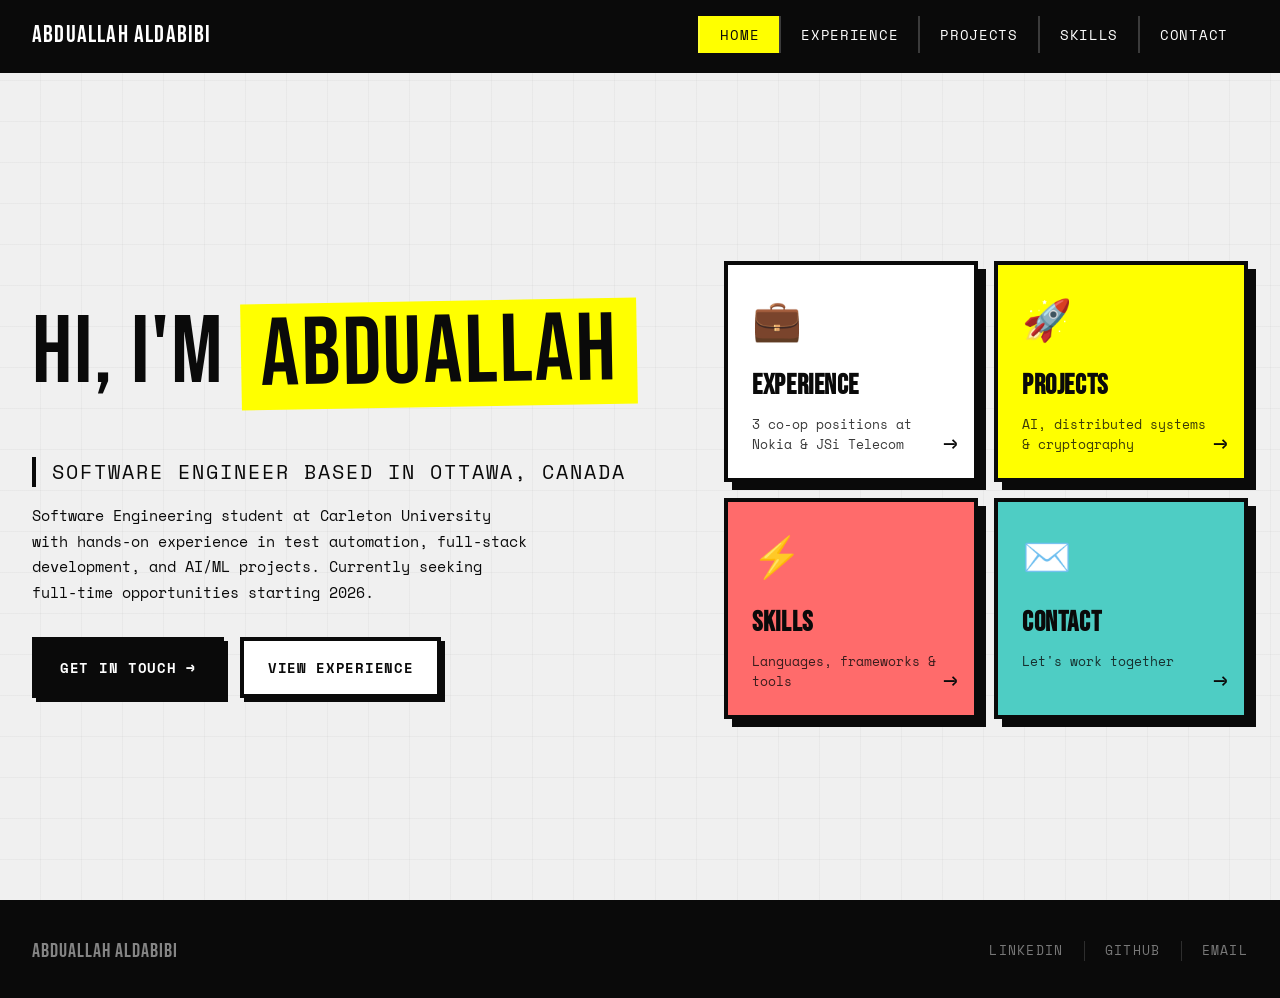
<file: index.html>
<!DOCTYPE html>
<html lang="en">

<head>
    <meta charset="UTF-8">
    <meta name="viewport" content="width=device-width, initial-scale=1.0">
    <meta name="description" content="Abduallah Aldabibi - Software Engineer">
    <title>Abduallah Aldabibi | Software Engineer</title>
    <link rel="preconnect" href="https://fonts.googleapis.com">
    <link rel="preconnect" href="https://fonts.gstatic.com" crossorigin>
    <link href="https://fonts.googleapis.com/css2?family=Inter:wght@400;500;600;700&display=swap" rel="stylesheet">
    <link rel="stylesheet" href="css/styles.css">
</head>

<body>
    <div class="page-container">
        <header class="header">
            <div class="container header-inner">
                <a href="index.html" class="logo">Abduallah Aldabibi<span class="logo-sub">Software Engineer</span></a>
                <nav>
                    <ul class="header-nav">
                        <li><a href="index.html" class="active">Home</a></li>
                        <li><a href="experience.html">Experience</a></li>
                        <li><a href="projects.html">Projects</a></li>
                        <li><a href="skills.html">Skills</a></li>
                        <li><a href="contact.html">Contact</a></li>
                    </ul>
                </nav>
            </div>
        </header>

        <main class="home-hero">
            <div class="container">
                <div class="hero-content">
                    <div class="hero-text">
                        <h1>Hi, I'm <span>Abduallah</span></h1>
                        <p class="subtitle">Software Engineer based in Ottawa, Canada</p>
                        <p class="description">Software Engineering student at Carleton University with hands-on
                            experience in test automation, full-stack development, and AI/ML projects. Currently seeking
                            full-time opportunities starting 2026.</p>
                        <div class="hero-cta">
                            <a href="contact.html" class="btn btn-primary">Get in Touch →</a>
                            <a href="experience.html" class="btn btn-secondary">View Experience</a>
                        </div>
                    </div>
                    <div class="nav-grid">
                        <a href="experience.html" class="nav-card">
                            <div class="nav-card-icon">💼</div>
                            <h3>Experience</h3>
                            <p>3 co-op positions at Nokia & JSi Telecom</p>
                            <span class="arrow">→</span>
                        </a>
                        <a href="projects.html" class="nav-card">
                            <div class="nav-card-icon">🚀</div>
                            <h3>Projects</h3>
                            <p>AI, distributed systems & cryptography</p>
                            <span class="arrow">→</span>
                        </a>
                        <a href="skills.html" class="nav-card">
                            <div class="nav-card-icon">⚡</div>
                            <h3>Skills</h3>
                            <p>Languages, frameworks & tools</p>
                            <span class="arrow">→</span>
                        </a>
                        <a href="contact.html" class="nav-card">
                            <div class="nav-card-icon">✉️</div>
                            <h3>Contact</h3>
                            <p>Let's work together</p>
                            <span class="arrow">→</span>
                        </a>
                    </div>
                </div>
            </div>
        </main>

        <footer class="footer">
            <div class="container footer-inner">
                <span class="footer-name">Abduallah Aldabibi</span>
                <div class="footer-links">
                    <a href="https://www.linkedin.com/in/abduallah-aldabibi-08032225b/" target="_blank" rel="noopener">LinkedIn</a>
                    <a href="https://github.com/Abduallah-Aldabibi" target="_blank" rel="noopener">GitHub</a>
                    <a href="mailto:Abduallahaldabibi@outlook.com">Email</a>
                </div>
            </div>
        </footer>
    </div>
    <script src="js/script.js"></script>
</body>

</html>
</file>
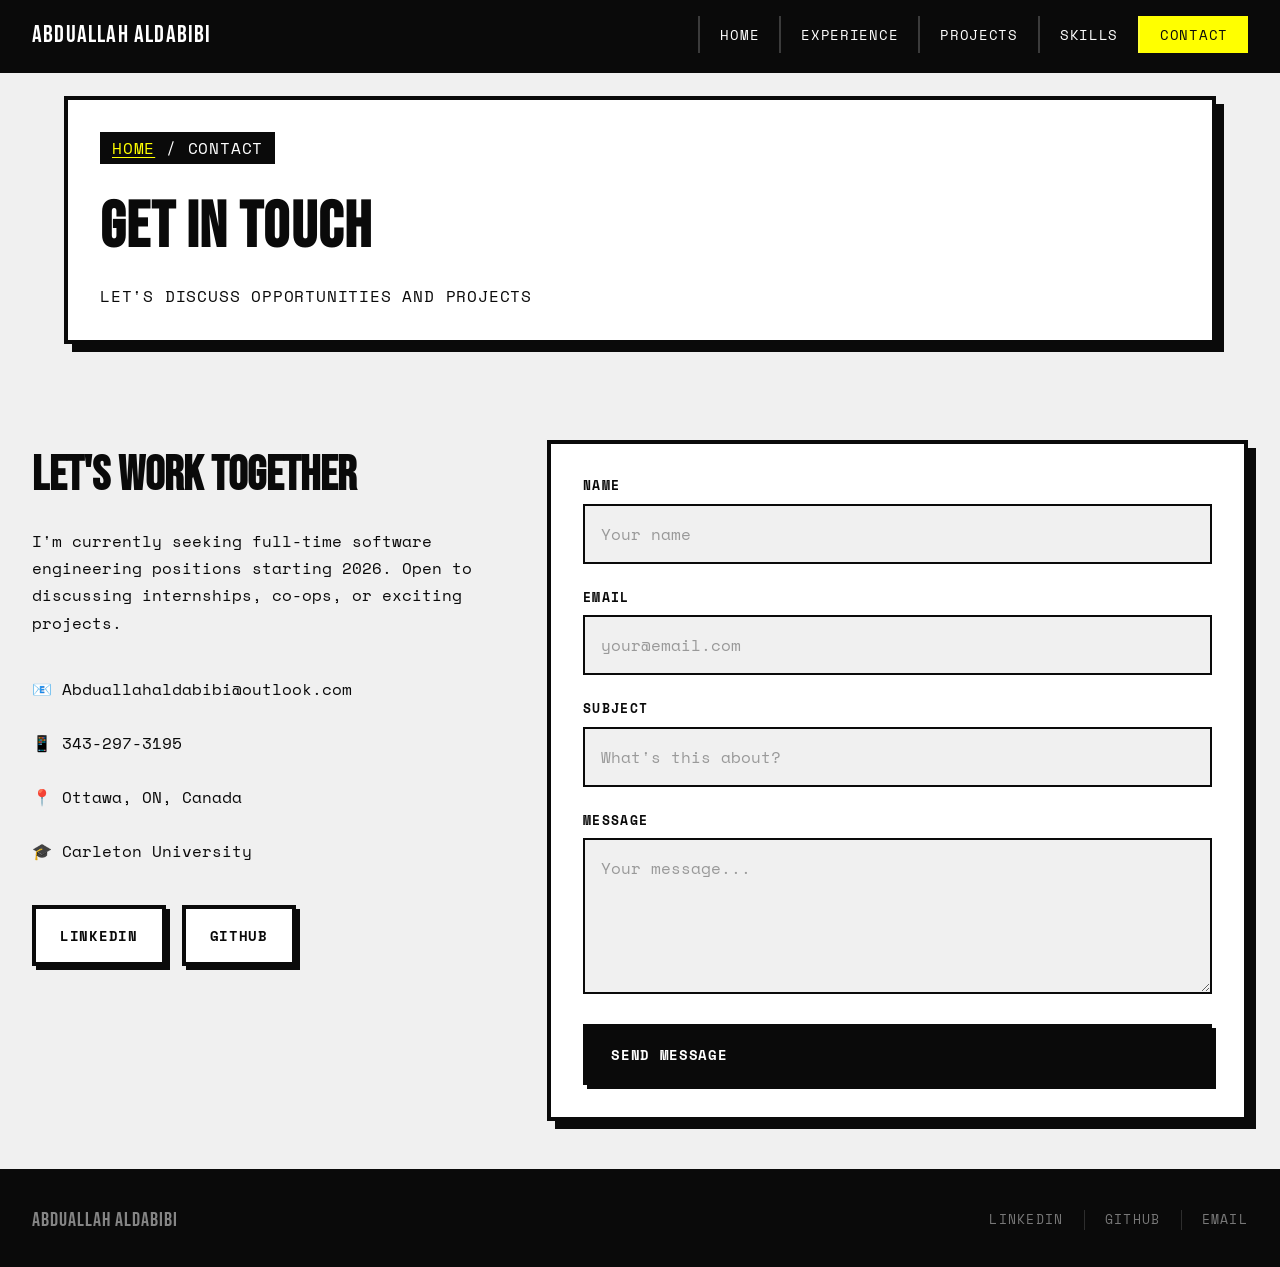
<file: contact.html>
<!DOCTYPE html>
<html lang="en">

<head>
    <meta charset="UTF-8">
    <meta name="viewport" content="width=device-width, initial-scale=1.0">
    <meta name="description" content="Abduallah Aldabibi - Contact">
    <title>Contact | Abduallah Aldabibi</title>
    <link rel="preconnect" href="https://fonts.googleapis.com">
    <link rel="preconnect" href="https://fonts.gstatic.com" crossorigin>
    <link href="https://fonts.googleapis.com/css2?family=Inter:wght@400;500;600;700&display=swap" rel="stylesheet">
    <link rel="stylesheet" href="css/styles.css">
</head>

<body>
    <div class="page-container">
        <header class="header">
            <div class="container header-inner">
                <a href="index.html" class="logo">Abduallah Aldabibi<span class="logo-sub">Software Engineer</span></a>
                <nav>
                    <ul class="header-nav">
                        <li><a href="index.html">Home</a></li>
                        <li><a href="experience.html">Experience</a></li>
                        <li><a href="projects.html">Projects</a></li>
                        <li><a href="skills.html">Skills</a></li>
                        <li><a href="contact.html" class="active">Contact</a></li>
                    </ul>
                </nav>
            </div>
        </header>

        <main>
            <div class="container">
                <div class="page-header">
                    <p class="breadcrumb"><a href="index.html">Home</a> / Contact</p>
                    <h1>Get in Touch</h1>
                    <p>Let's discuss opportunities and projects</p>
                </div>

                <section class="content-section">
                    <div class="contact-grid">
                        <div class="contact-info">
                            <h2>Let's work together</h2>
                            <p>I'm currently seeking full-time software engineering positions starting 2026. Open to
                                discussing internships, co-ops, or exciting projects.</p>

                            <div class="contact-links">
                                <a href="mailto:Abduallahaldabibi@outlook.com" class="contact-link">
                                    📧 Abduallahaldabibi@outlook.com
                                </a>
                                <a href="tel:343-297-3195" class="contact-link">
                                    📱 343-297-3195
                                </a>
                                <span class="contact-link">
                                    📍 Ottawa, ON, Canada
                                </span>
                                <span class="contact-link">
                                    🎓 Carleton University
                                </span>
                            </div>

                            <div class="contact-socials">
                                <a href="https://www.linkedin.com/in/abduallah-aldabibi-08032225b/" target="_blank" rel="noopener" class="btn btn-secondary">LinkedIn</a>
                                <a href="https://github.com/Abduallah-Aldabibi" target="_blank" rel="noopener" class="btn btn-secondary">GitHub</a>
                            </div>
                        </div>

                        <form class="contact-form" id="contactForm">
                            <div class="form-group">
                                <label for="name">Name</label>
                                <input type="text" id="name" name="name" required placeholder="Your name">
                            </div>
                            <div class="form-group">
                                <label for="email">Email</label>
                                <input type="email" id="email" name="email" required placeholder="your@email.com">
                            </div>
                            <div class="form-group">
                                <label for="subject">Subject</label>
                                <input type="text" id="subject" name="subject" placeholder="What's this about?">
                            </div>
                            <div class="form-group">
                                <label for="message">Message</label>
                                <textarea id="message" name="message" rows="5" required
                                    placeholder="Your message..."></textarea>
                            </div>
                            <button type="submit" class="btn btn-primary" style="width: 100%;">Send Message</button>
                        </form>
                    </div>
                </section>
            </div>
        </main>

        <footer class="footer">
            <div class="container footer-inner">
                <span class="footer-name">Abduallah Aldabibi</span>
                <div class="footer-links">
                    <a href="https://www.linkedin.com/in/abduallah-aldabibi-08032225b/" target="_blank" rel="noopener">LinkedIn</a>
                    <a href="https://github.com/Abduallah-Aldabibi" target="_blank" rel="noopener">GitHub</a>
                    <a href="mailto:Abduallahaldabibi@outlook.com">Email</a>
                </div>
            </div>
        </footer>
    </div>
    <script src="js/script.js"></script>
</body>

</html>
</file>
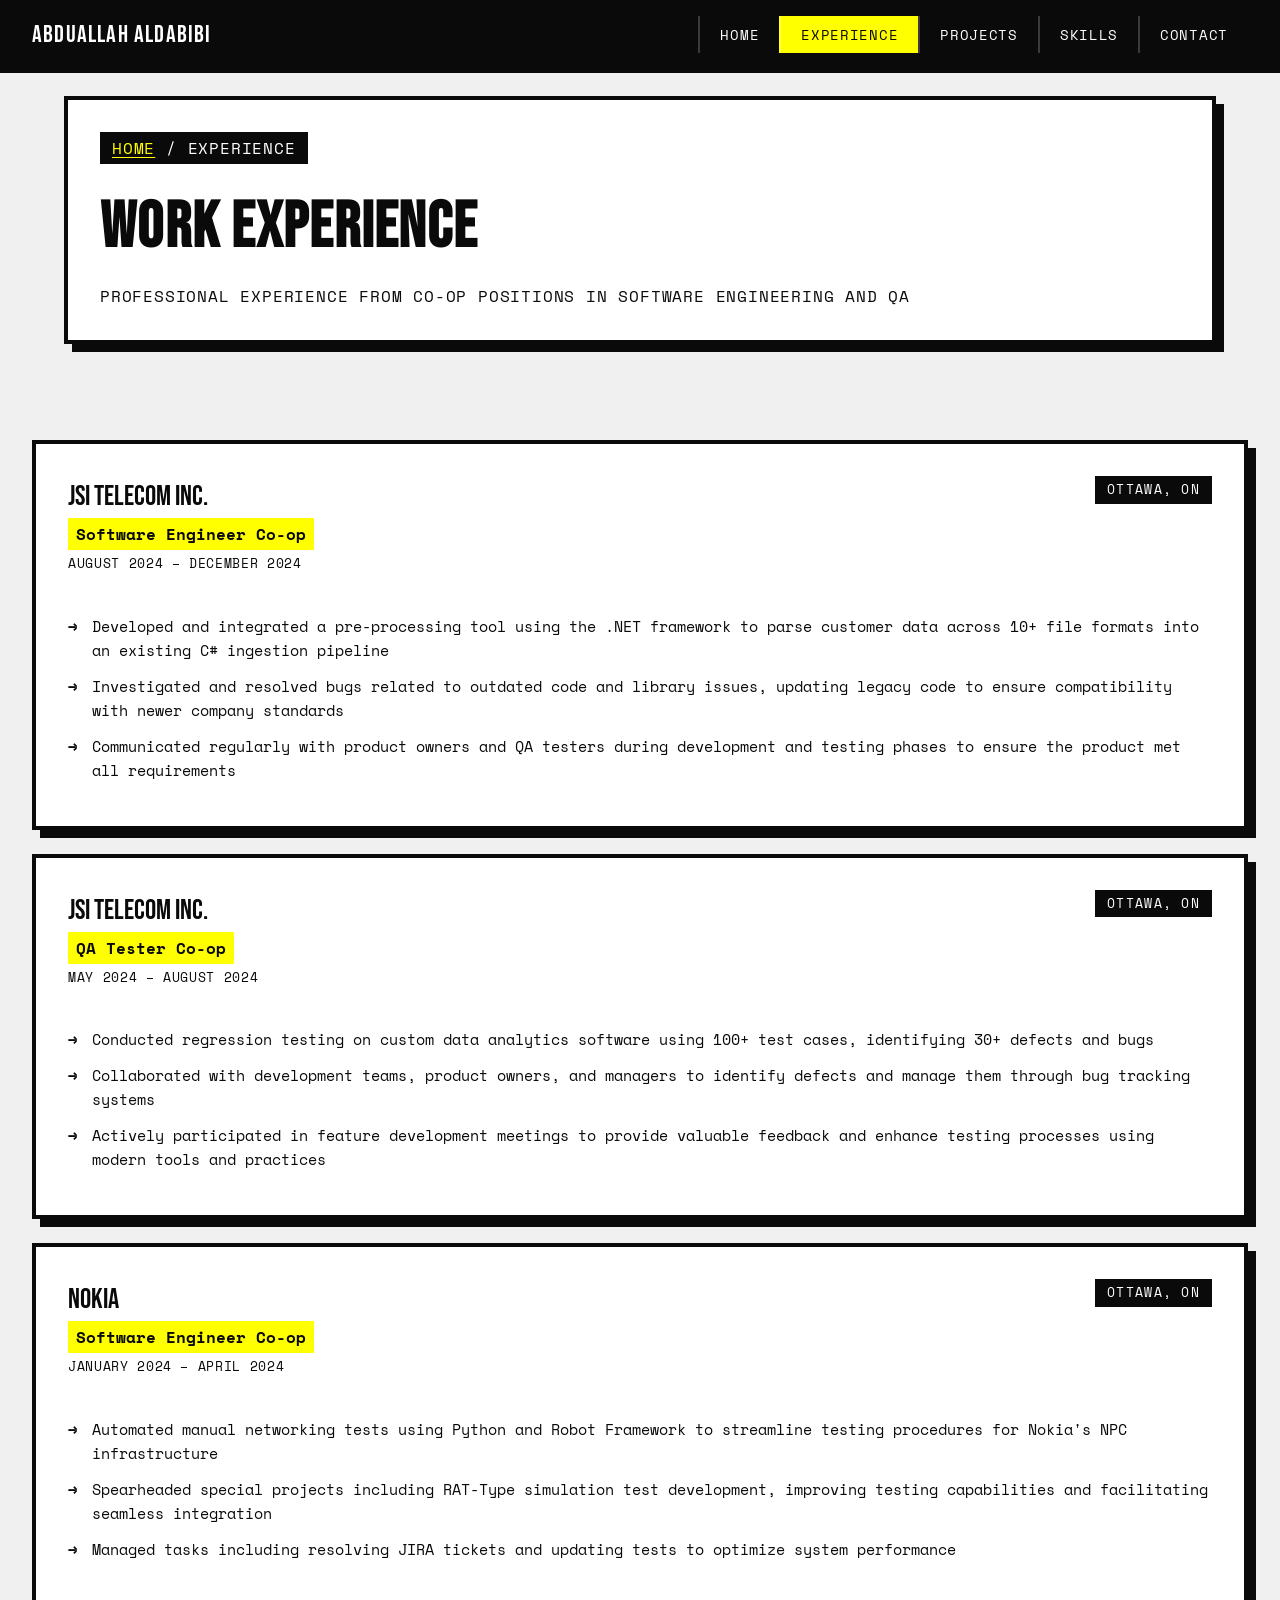
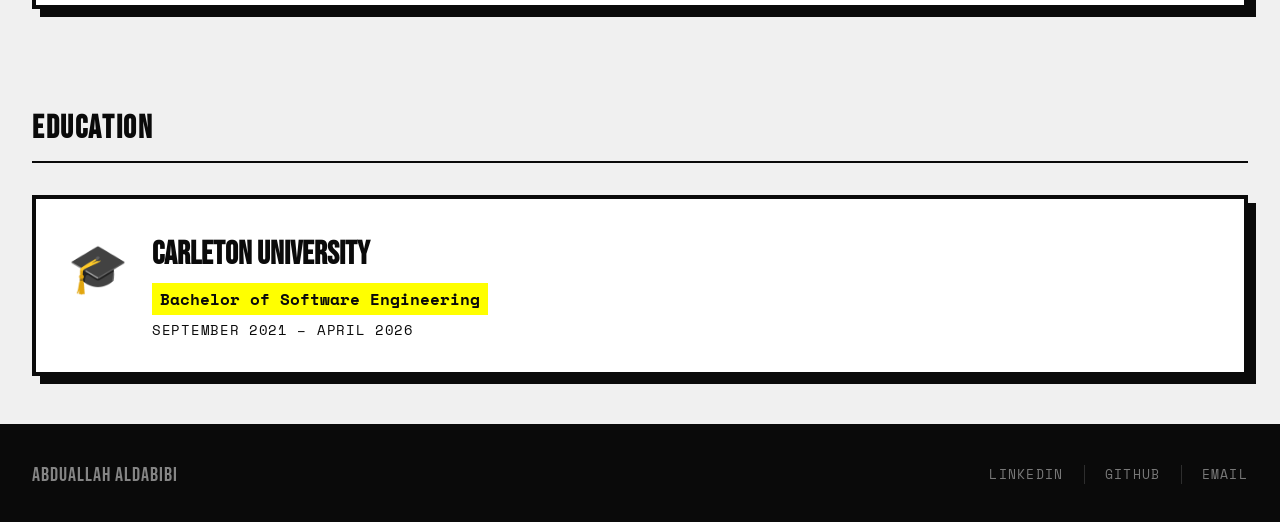
<file: experience.html>
<!DOCTYPE html>
<html lang="en">

<head>
    <meta charset="UTF-8">
    <meta name="viewport" content="width=device-width, initial-scale=1.0">
    <meta name="description" content="Abduallah Aldabibi - Work Experience">
    <title>Experience | Abduallah Aldabibi</title>
    <link rel="preconnect" href="https://fonts.googleapis.com">
    <link rel="preconnect" href="https://fonts.gstatic.com" crossorigin>
    <link href="https://fonts.googleapis.com/css2?family=Inter:wght@400;500;600;700&display=swap" rel="stylesheet">
    <link rel="stylesheet" href="css/styles.css">
</head>

<body>
    <div class="page-container">
        <header class="header">
            <div class="container header-inner">
                <a href="index.html" class="logo">Abduallah Aldabibi<span class="logo-sub">Software Engineer</span></a>
                <nav>
                    <ul class="header-nav">
                        <li><a href="index.html">Home</a></li>
                        <li><a href="experience.html" class="active">Experience</a></li>
                        <li><a href="projects.html">Projects</a></li>
                        <li><a href="skills.html">Skills</a></li>
                        <li><a href="contact.html">Contact</a></li>
                    </ul>
                </nav>
            </div>
        </header>

        <main>
            <div class="container">
                <div class="page-header">
                    <p class="breadcrumb"><a href="index.html">Home</a> / Experience</p>
                    <h1>Work Experience</h1>
                    <p>Professional experience from co-op positions in software engineering and QA</p>
                </div>

                <section class="content-section">
                    <div class="experience-list">
                        <article class="experience-card">
                            <div class="exp-header">
                                <div>
                                    <div class="exp-company">JSi Telecom Inc.</div>
                                    <div class="exp-role">Software Engineer Co-op</div>
                                    <div class="exp-date">August 2024 – December 2024</div>
                                </div>
                                <div class="exp-location">Ottawa, ON</div>
                            </div>
                            <ul class="exp-details">
                                <li>Developed and integrated a pre-processing tool using the .NET framework to parse
                                    customer data across 10+ file formats into an existing C# ingestion pipeline</li>
                                <li>Investigated and resolved bugs related to outdated code and library issues, updating
                                    legacy code to ensure compatibility with newer company standards</li>
                                <li>Communicated regularly with product owners and QA testers during development and
                                    testing phases to ensure the product met all requirements</li>
                            </ul>
                        </article>

                        <article class="experience-card">
                            <div class="exp-header">
                                <div>
                                    <div class="exp-company">JSi Telecom Inc.</div>
                                    <div class="exp-role">QA Tester Co-op</div>
                                    <div class="exp-date">May 2024 – August 2024</div>
                                </div>
                                <div class="exp-location">Ottawa, ON</div>
                            </div>
                            <ul class="exp-details">
                                <li>Conducted regression testing on custom data analytics software using 100+ test
                                    cases, identifying 30+ defects and bugs</li>
                                <li>Collaborated with development teams, product owners, and managers to identify
                                    defects and manage them through bug tracking systems</li>
                                <li>Actively participated in feature development meetings to provide valuable feedback
                                    and enhance testing processes using modern tools and practices</li>
                            </ul>
                        </article>

                        <article class="experience-card">
                            <div class="exp-header">
                                <div>
                                    <div class="exp-company">Nokia</div>
                                    <div class="exp-role">Software Engineer Co-op</div>
                                    <div class="exp-date">January 2024 – April 2024</div>
                                </div>
                                <div class="exp-location">Ottawa, ON</div>
                            </div>
                            <ul class="exp-details">
                                <li>Automated manual networking tests using Python and Robot Framework to streamline
                                    testing procedures for Nokia's NPC infrastructure</li>
                                <li>Spearheaded special projects including RAT-Type simulation test development,
                                    improving testing capabilities and facilitating seamless integration</li>
                                <li>Managed tasks including resolving JIRA tickets and updating tests to optimize system
                                    performance</li>
                            </ul>
                        </article>
                    </div>
                </section>

                <section class="content-section">
                    <h2 class="section-title">Education</h2>
                    <div class="education-card">
                        <div class="edu-icon">🎓</div>
                        <div class="edu-details">
                            <h3>Carleton University</h3>
                            <p class="degree">Bachelor of Software Engineering</p>
                            <p class="date">September 2021 – April 2026</p>
                        </div>
                    </div>
                </section>
            </div>
        </main>

        <footer class="footer">
            <div class="container footer-inner">
                <span class="footer-name">Abduallah Aldabibi</span>
                <div class="footer-links">
                    <a href="https://www.linkedin.com/in/abduallah-aldabibi-08032225b/" target="_blank" rel="noopener">LinkedIn</a>
                    <a href="https://github.com/Abduallah-Aldabibi" target="_blank" rel="noopener">GitHub</a>
                    <a href="mailto:Abduallahaldabibi@outlook.com">Email</a>
                </div>
            </div>
        </footer>
    </div>
    <script src="js/script.js"></script>
</body>

</html>
</file>
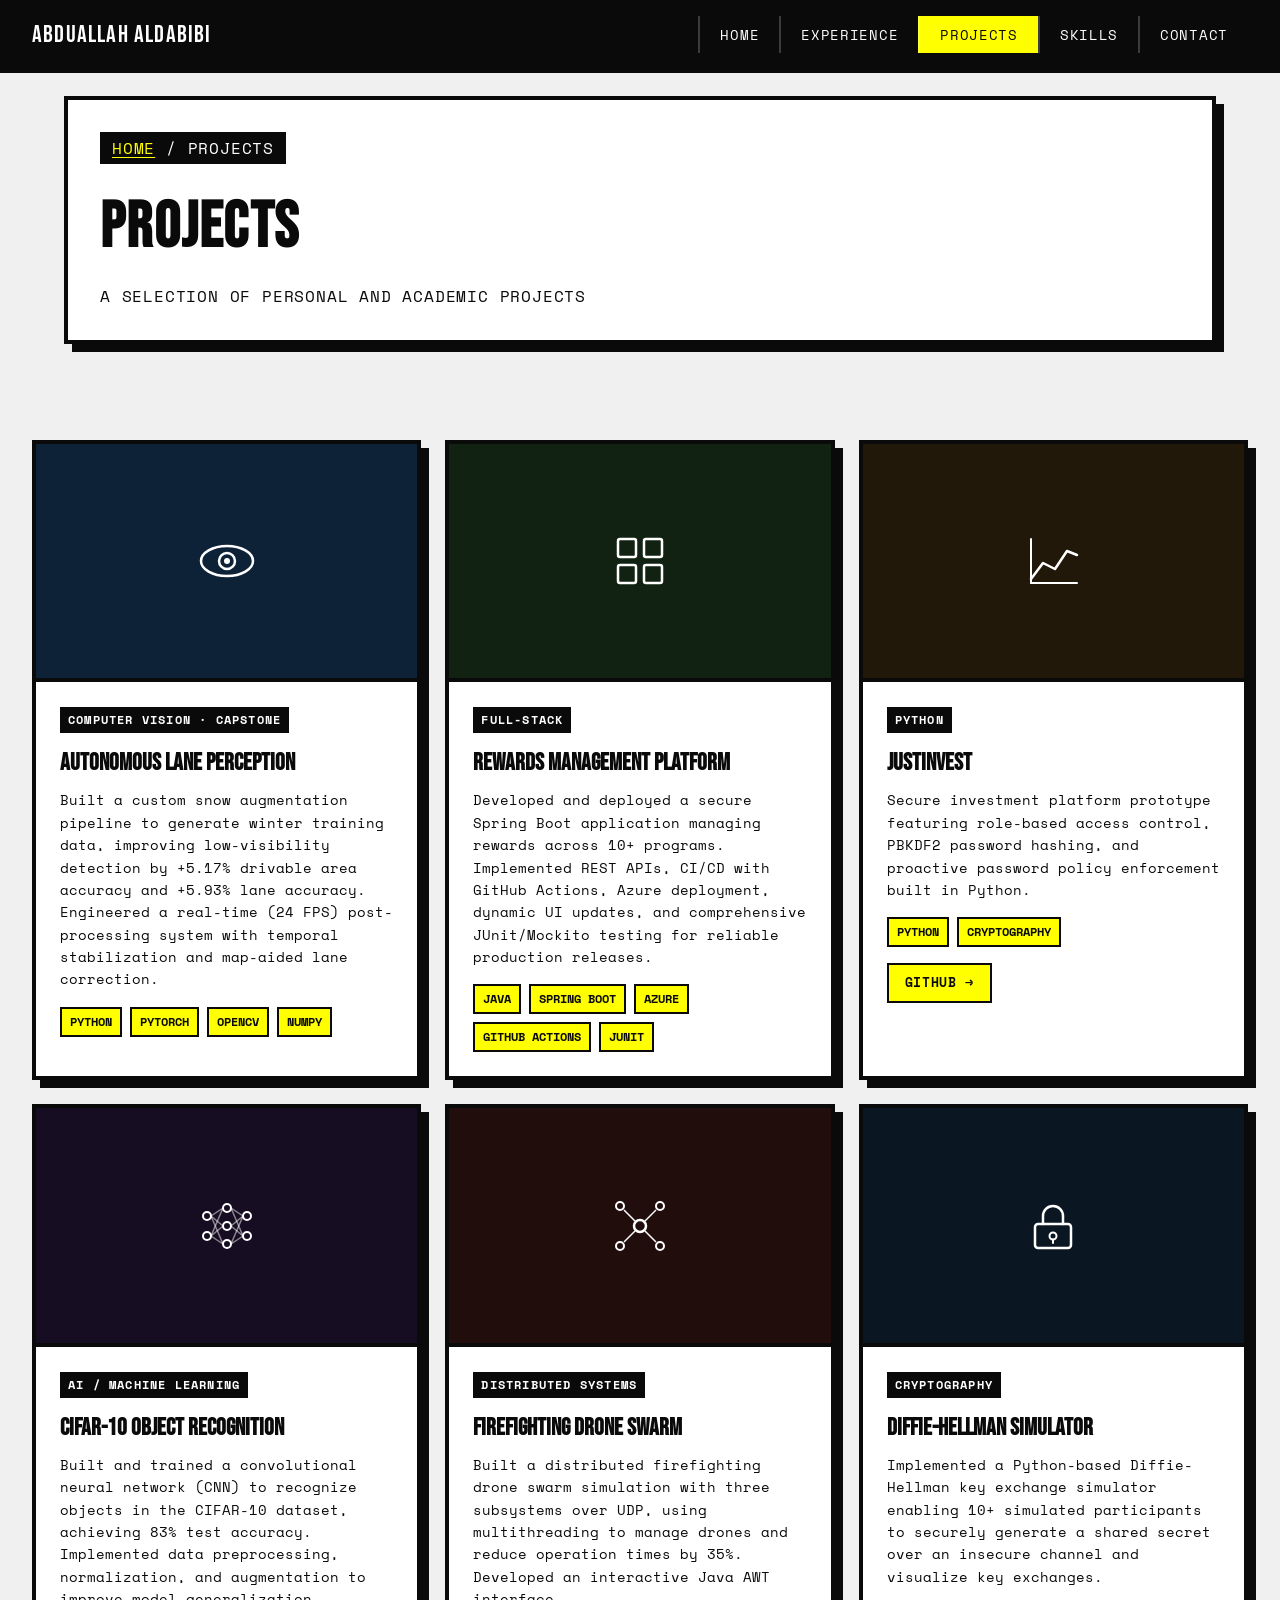
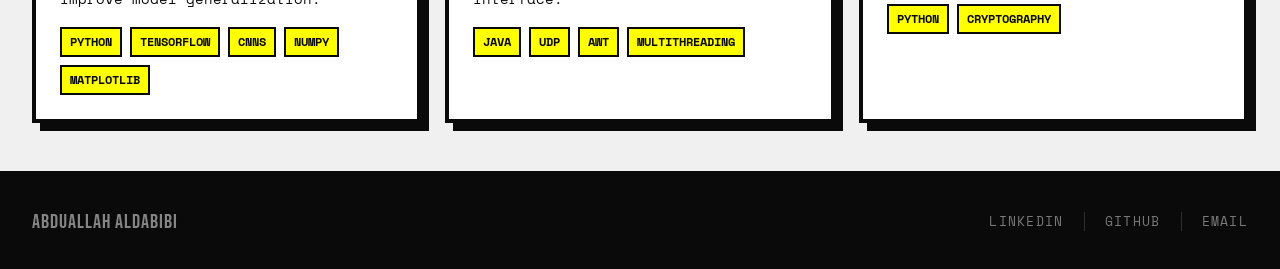
<file: projects.html>
<!DOCTYPE html>
<html lang="en">

<head>
    <meta charset="UTF-8">
    <meta name="viewport" content="width=device-width, initial-scale=1.0">
    <meta name="description" content="Abduallah Aldabibi - Projects">
    <title>Projects | Abduallah Aldabibi</title>
    <link rel="preconnect" href="https://fonts.googleapis.com">
    <link rel="preconnect" href="https://fonts.gstatic.com" crossorigin>
    <link href="https://fonts.googleapis.com/css2?family=Inter:wght@400;500;600;700&display=swap" rel="stylesheet">
    <link rel="stylesheet" href="css/styles.css">
</head>

<body>
    <div class="page-container">
        <header class="header">
            <div class="container header-inner">
                <a href="index.html" class="logo">Abduallah Aldabibi<span class="logo-sub">Software Engineer</span></a>
                <nav>
                    <ul class="header-nav">
                        <li><a href="index.html">Home</a></li>
                        <li><a href="experience.html">Experience</a></li>
                        <li><a href="projects.html" class="active">Projects</a></li>
                        <li><a href="skills.html">Skills</a></li>
                        <li><a href="contact.html">Contact</a></li>
                    </ul>
                </nav>
            </div>
        </header>

        <main>
            <div class="container">
                <div class="page-header">
                    <p class="breadcrumb"><a href="index.html">Home</a> / Projects</p>
                    <h1>Projects</h1>
                    <p>A selection of personal and academic projects</p>
                </div>

                <section class="content-section">
                    <div class="projects-grid">
                        <article class="project-card">
                            <div class="project-image ai" style="background:#0d2137;">
                                <svg width="60" height="60" viewBox="0 0 60 60" fill="none" xmlns="http://www.w3.org/2000/svg">
                                    <ellipse cx="30" cy="30" rx="26" ry="15" stroke="white" stroke-width="2.5" stroke-linecap="round"/>
                                    <circle cx="30" cy="30" r="8" stroke="white" stroke-width="2.5"/>
                                    <circle cx="30" cy="30" r="3" fill="white"/>
                                </svg>
                            </div>
                            <div class="project-info">
                                <span class="project-category">Computer Vision · Capstone</span>
                                <h3>Autonomous Lane Perception</h3>
                                <p>Built a custom snow augmentation pipeline to generate winter training data, improving
                                    low-visibility detection by +5.17% drivable area accuracy and +5.93% lane accuracy.
                                    Engineered a real-time (24 FPS) post-processing system with temporal stabilization
                                    and map-aided lane correction.</p>
                                <div class="project-tech">
                                    <span>Python</span>
                                    <span>PyTorch</span>
                                    <span>OpenCV</span>
                                    <span>NumPy</span>
                                </div>
                            </div>
                        </article>

                        <article class="project-card">
                            <div class="project-image systems" style="background:#122212;">
                                <svg width="60" height="60" viewBox="0 0 60 60" fill="none" xmlns="http://www.w3.org/2000/svg">
                                    <rect x="8" y="8" width="18" height="18" rx="2" stroke="white" stroke-width="2.5"/>
                                    <rect x="34" y="8" width="18" height="18" rx="2" stroke="white" stroke-width="2.5"/>
                                    <rect x="8" y="34" width="18" height="18" rx="2" stroke="white" stroke-width="2.5"/>
                                    <rect x="34" y="34" width="18" height="18" rx="2" stroke="white" stroke-width="2.5"/>
                                </svg>
                            </div>
                            <div class="project-info">
                                <span class="project-category">Full-Stack</span>
                                <h3>Rewards Management Platform</h3>
                                <p>Developed and deployed a secure Spring Boot application managing rewards across 10+
                                    programs. Implemented REST APIs, CI/CD with GitHub Actions, Azure deployment,
                                    dynamic UI updates, and comprehensive JUnit/Mockito testing for reliable production
                                    releases.</p>
                                <div class="project-tech">
                                    <span>Java</span>
                                    <span>Spring Boot</span>
                                    <span>Azure</span>
                                    <span>GitHub Actions</span>
                                    <span>JUnit</span>
                                </div>
                            </div>
                        </article>

                        <article class="project-card">
                            <div class="project-image crypto" style="background:#22180a;">
                                <svg width="60" height="60" viewBox="0 0 60 60" fill="none" xmlns="http://www.w3.org/2000/svg">
                                    <polyline points="8,48 20,32 32,38 44,20 54,24" stroke="white" stroke-width="2.5" stroke-linecap="round" stroke-linejoin="round"/>
                                    <line x1="8" y1="8" x2="8" y2="52" stroke="white" stroke-width="2" stroke-linecap="round"/>
                                    <line x1="8" y1="52" x2="54" y2="52" stroke="white" stroke-width="2" stroke-linecap="round"/>
                                </svg>
                            </div>
                            <div class="project-info">
                                <span class="project-category">Python</span>
                                <h3>justInvest</h3>
                                <p>Secure investment platform prototype featuring role-based access control, PBKDF2 password hashing, and proactive password policy enforcement built in Python.</p>
                                <div class="project-tech">
                                    <span>Python</span>
                                    <span>Cryptography</span>
                                </div>
                                <a href="https://github.com/Abduallah-Aldabibi/justInvest" target="_blank" rel="noopener" style="display:inline-block;margin-top:1rem;font-size:0.8125rem;font-weight:700;text-transform:uppercase;letter-spacing:0.05em;padding:0.5rem 1rem;border:2px solid #0a0a0a;background:#ffff00;">GitHub →</a>
                            </div>
                        </article>

                        <article class="project-card">
                            <div class="project-image ai" style="background:#160d22;">
                                <svg width="60" height="60" viewBox="0 0 60 60" fill="none" xmlns="http://www.w3.org/2000/svg">
                                    <circle cx="10" cy="20" r="4" stroke="white" stroke-width="2"/>
                                    <circle cx="10" cy="40" r="4" stroke="white" stroke-width="2"/>
                                    <circle cx="30" cy="12" r="4" stroke="white" stroke-width="2"/>
                                    <circle cx="30" cy="30" r="4" stroke="white" stroke-width="2"/>
                                    <circle cx="30" cy="48" r="4" stroke="white" stroke-width="2"/>
                                    <circle cx="50" cy="20" r="4" stroke="white" stroke-width="2"/>
                                    <circle cx="50" cy="40" r="4" stroke="white" stroke-width="2"/>
                                    <line x1="14" y1="20" x2="26" y2="12" stroke="white" stroke-width="1.5" opacity="0.5"/>
                                    <line x1="14" y1="20" x2="26" y2="30" stroke="white" stroke-width="1.5" opacity="0.5"/>
                                    <line x1="14" y1="20" x2="26" y2="48" stroke="white" stroke-width="1.5" opacity="0.5"/>
                                    <line x1="14" y1="40" x2="26" y2="12" stroke="white" stroke-width="1.5" opacity="0.5"/>
                                    <line x1="14" y1="40" x2="26" y2="30" stroke="white" stroke-width="1.5" opacity="0.5"/>
                                    <line x1="14" y1="40" x2="26" y2="48" stroke="white" stroke-width="1.5" opacity="0.5"/>
                                    <line x1="34" y1="12" x2="46" y2="20" stroke="white" stroke-width="1.5" opacity="0.5"/>
                                    <line x1="34" y1="12" x2="46" y2="40" stroke="white" stroke-width="1.5" opacity="0.5"/>
                                    <line x1="34" y1="30" x2="46" y2="20" stroke="white" stroke-width="1.5" opacity="0.5"/>
                                    <line x1="34" y1="30" x2="46" y2="40" stroke="white" stroke-width="1.5" opacity="0.5"/>
                                    <line x1="34" y1="48" x2="46" y2="20" stroke="white" stroke-width="1.5" opacity="0.5"/>
                                    <line x1="34" y1="48" x2="46" y2="40" stroke="white" stroke-width="1.5" opacity="0.5"/>
                                </svg>
                            </div>
                            <div class="project-info">
                                <span class="project-category">AI / Machine Learning</span>
                                <h3>CIFAR-10 Object Recognition</h3>
                                <p>Built and trained a convolutional neural network (CNN) to recognize objects in the
                                    CIFAR-10 dataset, achieving 83% test accuracy. Implemented data preprocessing,
                                    normalization, and augmentation to improve model generalization.</p>
                                <div class="project-tech">
                                    <span>Python</span>
                                    <span>TensorFlow</span>
                                    <span>CNNs</span>
                                    <span>NumPy</span>
                                    <span>Matplotlib</span>
                                </div>
                            </div>
                        </article>

                        <article class="project-card">
                            <div class="project-image systems" style="background:#220d0d;">
                                <svg width="60" height="60" viewBox="0 0 60 60" fill="none" xmlns="http://www.w3.org/2000/svg">
                                    <circle cx="30" cy="30" r="6" stroke="white" stroke-width="2.5"/>
                                    <circle cx="10" cy="10" r="4" stroke="white" stroke-width="2"/>
                                    <circle cx="50" cy="10" r="4" stroke="white" stroke-width="2"/>
                                    <circle cx="10" cy="50" r="4" stroke="white" stroke-width="2"/>
                                    <circle cx="50" cy="50" r="4" stroke="white" stroke-width="2"/>
                                    <line x1="14" y1="14" x2="25" y2="25" stroke="white" stroke-width="1.5"/>
                                    <line x1="46" y1="14" x2="35" y2="25" stroke="white" stroke-width="1.5"/>
                                    <line x1="14" y1="46" x2="25" y2="35" stroke="white" stroke-width="1.5"/>
                                    <line x1="46" y1="46" x2="35" y2="35" stroke="white" stroke-width="1.5"/>
                                </svg>
                            </div>
                            <div class="project-info">
                                <span class="project-category">Distributed Systems</span>
                                <h3>Firefighting Drone Swarm</h3>
                                <p>Built a distributed firefighting drone swarm simulation with three subsystems over
                                    UDP, using multithreading to manage drones and reduce operation times by 35%.
                                    Developed an interactive Java AWT interface.</p>
                                <div class="project-tech">
                                    <span>Java</span>
                                    <span>UDP</span>
                                    <span>AWT</span>
                                    <span>Multithreading</span>
                                </div>
                            </div>
                        </article>

                        <article class="project-card">
                            <div class="project-image crypto" style="background:#0a1622;">
                                <svg width="60" height="60" viewBox="0 0 60 60" fill="none" xmlns="http://www.w3.org/2000/svg">
                                    <rect x="12" y="28" width="36" height="24" rx="3" stroke="white" stroke-width="2.5"/>
                                    <path d="M20 28V20a10 10 0 0120 0v8" stroke="white" stroke-width="2.5" stroke-linecap="round"/>
                                    <circle cx="30" cy="40" r="3.5" stroke="white" stroke-width="2"/>
                                    <line x1="30" y1="43.5" x2="30" y2="47" stroke="white" stroke-width="2" stroke-linecap="round"/>
                                </svg>
                            </div>
                            <div class="project-info">
                                <span class="project-category">Cryptography</span>
                                <h3>Diffie-Hellman Simulator</h3>
                                <p>Implemented a Python-based Diffie-Hellman key exchange simulator enabling 10+
                                    simulated participants to securely generate a shared secret over an insecure channel
                                    and visualize key exchanges.</p>
                                <div class="project-tech">
                                    <span>Python</span>
                                    <span>Cryptography</span>
                                </div>
                            </div>
                        </article>
                    </div>
                </section>
            </div>
        </main>

        <footer class="footer">
            <div class="container footer-inner">
                <span class="footer-name">Abduallah Aldabibi</span>
                <div class="footer-links">
                    <a href="https://www.linkedin.com/in/abduallah-aldabibi-08032225b/" target="_blank" rel="noopener">LinkedIn</a>
                    <a href="https://github.com/Abduallah-Aldabibi" target="_blank" rel="noopener">GitHub</a>
                    <a href="mailto:Abduallahaldabibi@outlook.com">Email</a>
                </div>
            </div>
        </footer>
    </div>
    <script src="js/script.js"></script>
</body>

</html>
</file>
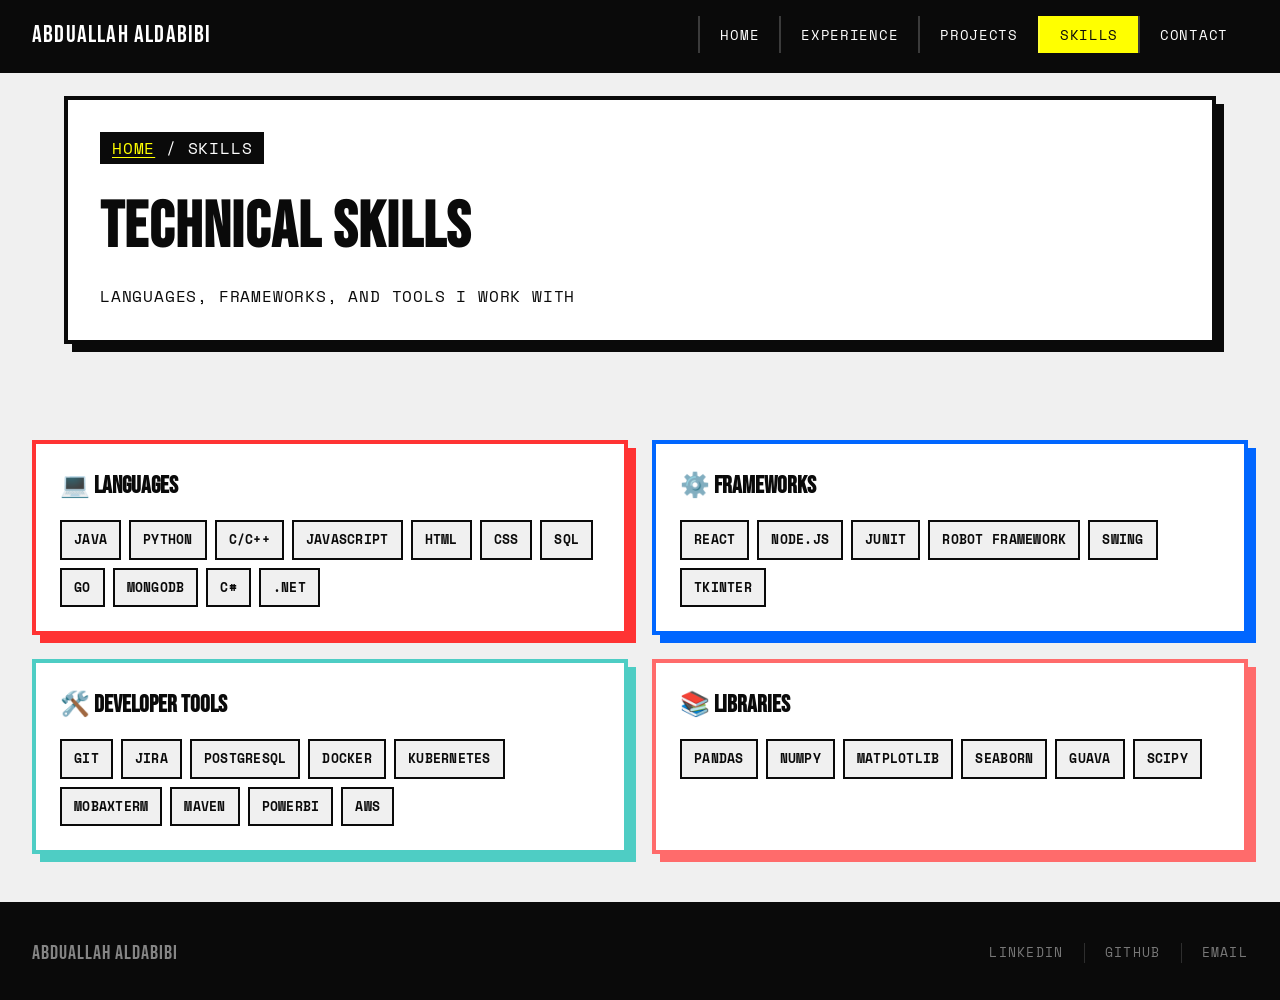
<file: skills.html>
<!DOCTYPE html>
<html lang="en">

<head>
    <meta charset="UTF-8">
    <meta name="viewport" content="width=device-width, initial-scale=1.0">
    <meta name="description" content="Abduallah Aldabibi - Technical Skills">
    <title>Skills | Abduallah Aldabibi</title>
    <link rel="preconnect" href="https://fonts.googleapis.com">
    <link rel="preconnect" href="https://fonts.gstatic.com" crossorigin>
    <link href="https://fonts.googleapis.com/css2?family=Inter:wght@400;500;600;700&display=swap" rel="stylesheet">
    <link rel="stylesheet" href="css/styles.css">
</head>

<body>
    <div class="page-container">
        <header class="header">
            <div class="container header-inner">
                <a href="index.html" class="logo">Abduallah Aldabibi<span class="logo-sub">Software Engineer</span></a>
                <nav>
                    <ul class="header-nav">
                        <li><a href="index.html">Home</a></li>
                        <li><a href="experience.html">Experience</a></li>
                        <li><a href="projects.html">Projects</a></li>
                        <li><a href="skills.html" class="active">Skills</a></li>
                        <li><a href="contact.html">Contact</a></li>
                    </ul>
                </nav>
            </div>
        </header>

        <main>
            <div class="container">
                <div class="page-header">
                    <p class="breadcrumb"><a href="index.html">Home</a> / Skills</p>
                    <h1>Technical Skills</h1>
                    <p>Languages, frameworks, and tools I work with</p>
                </div>

                <section class="content-section">
                    <div class="skills-container">
                        <div class="skill-category">
                            <h3>💻 Languages</h3>
                            <div class="skill-list">
                                <span class="skill-tag">Java</span>
                                <span class="skill-tag">Python</span>
                                <span class="skill-tag">C/C++</span>
                                <span class="skill-tag">JavaScript</span>
                                <span class="skill-tag">HTML</span>
                                <span class="skill-tag">CSS</span>
                                <span class="skill-tag">SQL</span>
                                <span class="skill-tag">Go</span>
                                <span class="skill-tag">MongoDB</span>
                                <span class="skill-tag">C#</span>
                                <span class="skill-tag">.NET</span>
                            </div>
                        </div>

                        <div class="skill-category">
                            <h3>⚙️ Frameworks</h3>
                            <div class="skill-list">
                                <span class="skill-tag">React</span>
                                <span class="skill-tag">Node.js</span>
                                <span class="skill-tag">JUnit</span>
                                <span class="skill-tag">Robot Framework</span>
                                <span class="skill-tag">Swing</span>
                                <span class="skill-tag">Tkinter</span>
                            </div>
                        </div>

                        <div class="skill-category">
                            <h3>🛠️ Developer Tools</h3>
                            <div class="skill-list">
                                <span class="skill-tag">Git</span>
                                <span class="skill-tag">Jira</span>
                                <span class="skill-tag">PostgreSQL</span>
                                <span class="skill-tag">Docker</span>
                                <span class="skill-tag">Kubernetes</span>
                                <span class="skill-tag">MobaXterm</span>
                                <span class="skill-tag">Maven</span>
                                <span class="skill-tag">PowerBI</span>
                                <span class="skill-tag">AWS</span>
                            </div>
                        </div>

                        <div class="skill-category">
                            <h3>📚 Libraries</h3>
                            <div class="skill-list">
                                <span class="skill-tag">Pandas</span>
                                <span class="skill-tag">NumPy</span>
                                <span class="skill-tag">Matplotlib</span>
                                <span class="skill-tag">Seaborn</span>
                                <span class="skill-tag">Guava</span>
                                <span class="skill-tag">SciPy</span>
                            </div>
                        </div>
                    </div>
                </section>
            </div>
        </main>

        <footer class="footer">
            <div class="container footer-inner">
                <span class="footer-name">Abduallah Aldabibi</span>
                <div class="footer-links">
                    <a href="https://www.linkedin.com/in/abduallah-aldabibi-08032225b/" target="_blank" rel="noopener">LinkedIn</a>
                    <a href="https://github.com/Abduallah-Aldabibi" target="_blank" rel="noopener">GitHub</a>
                    <a href="mailto:Abduallahaldabibi@outlook.com">Email</a>
                </div>
            </div>
        </footer>
    </div>
    <script src="js/script.js"></script>
</body>

</html>
</file>
<file: css/styles.css>
/* Brutalist Portfolio - Bold, Raw, Striking */
@import url('https://fonts.googleapis.com/css2?family=Space+Mono:wght@400;700&family=Bebas+Neue&display=swap');

:root {
    --bg-primary: #f0f0f0;
    --bg-white: #ffffff;
    --bg-dark: #0a0a0a;
    --bg-accent: #ffff00;
    --text-primary: #0a0a0a;
    --text-inverse: #ffffff;
    --accent-yellow: #ffff00;
    --accent-red: #ff3333;
    --accent-blue: #0066ff;
    --border-thick: 4px solid #0a0a0a;
    --border-thin: 2px solid #0a0a0a;
    --font-display: 'Bebas Neue', sans-serif;
    --font-mono: 'Space Mono', monospace;
    --shadow-brutal: 8px 8px 0 #0a0a0a;
    --shadow-brutal-sm: 4px 4px 0 #0a0a0a;
}

*,
*::before,
*::after {
    box-sizing: border-box;
    margin: 0;
    padding: 0;
}

html {
    scroll-behavior: smooth;
    font-size: 16px;
}

body {
    font-family: var(--font-mono);
    background: var(--bg-primary);
    color: var(--text-primary);
    line-height: 1.5;
    min-height: 100vh;
}

a {
    color: inherit;
    text-decoration: none;
}

::selection {
    background: var(--accent-yellow);
    color: var(--text-primary);
}

/* Layout */
.page-container {
    min-height: 100vh;
    display: flex;
    flex-direction: column;
}

.container {
    max-width: 1400px;
    margin: 0 auto;
    padding: 0 2rem;
    width: 100%;
}

/* Header - Bold bar */
.header {
    position: fixed;
    top: 0;
    left: 0;
    right: 0;
    z-index: 100;
    background: var(--bg-dark);
    color: var(--text-inverse);
    padding: 1rem 0;
    border-bottom: var(--border-thick);
}

.header-inner {
    display: flex;
    justify-content: space-between;
    align-items: center;
}

.logo {
    font-family: var(--font-display);
    font-size: 1.5rem;
    letter-spacing: 0.05em;
    text-transform: uppercase;
}

.logo-sub {
    display: none;
}

.header-nav {
    display: flex;
    gap: 0;
    list-style: none;
}

.header-nav a {
    display: block;
    padding: 0.5rem 1.25rem;
    font-size: 0.875rem;
    text-transform: uppercase;
    letter-spacing: 0.05em;
    border-left: 2px solid rgba(255, 255, 255, 0.2);
    transition: all 0.2s ease;
}

.header-nav a:hover {
    background: var(--accent-yellow);
    color: var(--text-primary);
}

.header-nav a.active {
    background: var(--accent-yellow);
    color: var(--text-primary);
}

/* Home Page Hero */
.home-hero {
    min-height: 100vh;
    display: flex;
    align-items: center;
    padding-top: 5rem;
    background:
        repeating-linear-gradient(0deg,
            transparent,
            transparent 40px,
            rgba(0, 0, 0, 0.03) 40px,
            rgba(0, 0, 0, 0.03) 41px),
        repeating-linear-gradient(90deg,
            transparent,
            transparent 40px,
            rgba(0, 0, 0, 0.03) 40px,
            rgba(0, 0, 0, 0.03) 41px);
}

.hero-content {
    display: grid;
    grid-template-columns: 1.2fr 1fr;
    gap: 4rem;
    align-items: center;
}

.hero-text h1 {
    font-family: var(--font-display);
    font-size: 6rem;
    font-weight: 400;
    line-height: 0.9;
    letter-spacing: 0.02em;
    margin-bottom: 2rem;
    text-transform: uppercase;
}

.hero-text h1 span {
    display: block;
    background: var(--accent-yellow);
    padding: 0.1em 0.2em;
    margin: 0.2em 0;
    transform: rotate(-1deg);
    display: inline-block;
}

.hero-text .subtitle {
    font-size: 1.25rem;
    margin-bottom: 1rem;
    text-transform: uppercase;
    letter-spacing: 0.1em;
    border-left: 4px solid var(--text-primary);
    padding-left: 1rem;
}

.hero-text .description {
    font-size: 0.9375rem;
    margin-bottom: 2rem;
    max-width: 500px;
    line-height: 1.7;
}

.hero-cta {
    display: flex;
    gap: 1rem;
    flex-wrap: wrap;
}

/* Buttons - Brutal style */
.btn {
    display: inline-flex;
    align-items: center;
    gap: 0.5rem;
    padding: 1rem 1.5rem;
    font-family: var(--font-mono);
    font-size: 0.875rem;
    font-weight: 700;
    text-transform: uppercase;
    letter-spacing: 0.05em;
    border: var(--border-thick);
    cursor: pointer;
    transition: all 0.1s ease;
}

.btn-primary {
    background: var(--bg-dark);
    color: var(--text-inverse);
    box-shadow: var(--shadow-brutal-sm);
}

.btn-primary:hover {
    transform: translate(2px, 2px);
    box-shadow: 2px 2px 0 #0a0a0a;
}

.btn-primary:active {
    transform: translate(4px, 4px);
    box-shadow: none;
}

.btn-secondary {
    background: var(--bg-white);
    color: var(--text-primary);
    box-shadow: var(--shadow-brutal-sm);
}

.btn-secondary:hover {
    background: var(--accent-yellow);
    transform: translate(2px, 2px);
    box-shadow: 2px 2px 0 #0a0a0a;
}

/* Navigation Cards - Brutal boxes */
.nav-grid {
    display: grid;
    grid-template-columns: repeat(2, 1fr);
    gap: 1rem;
}

.nav-card {
    background: var(--bg-white);
    border: var(--border-thick);
    padding: 1.5rem;
    transition: all 0.1s ease;
    cursor: pointer;
    box-shadow: var(--shadow-brutal);
    position: relative;
}

.nav-card:hover {
    transform: translate(4px, 4px);
    box-shadow: 4px 4px 0 #0a0a0a;
}

.nav-card:nth-child(1) {
    background: #fff;
}

.nav-card:nth-child(2) {
    background: var(--accent-yellow);
}

.nav-card:nth-child(3) {
    background: #ff6b6b;
}

.nav-card:nth-child(4) {
    background: #4ecdc4;
}

.nav-card-icon {
    font-size: 2.5rem;
    margin-bottom: 1rem;
}

.nav-card h3 {
    font-family: var(--font-display);
    font-size: 1.75rem;
    text-transform: uppercase;
    letter-spacing: 0.02em;
    margin-bottom: 0.5rem;
}

.nav-card p {
    font-size: 0.8125rem;
    opacity: 0.8;
}

.nav-card .arrow {
    position: absolute;
    bottom: 1rem;
    right: 1rem;
    font-size: 1.5rem;
    transition: transform 0.2s ease;
}

.nav-card:hover .arrow {
    transform: translateX(4px);
}

/* Page Header */
.page-header {
    margin: 6rem 2rem 3rem;
    padding: 2rem;
    background: var(--bg-white);
    border: var(--border-thick);
    box-shadow: var(--shadow-brutal);
}

.page-header h1 {
    font-family: var(--font-display);
    font-size: 4rem;
    text-transform: uppercase;
    letter-spacing: 0.02em;
    margin-bottom: 0.5rem;
}

.page-header p {
    font-size: 1rem;
    text-transform: uppercase;
    letter-spacing: 0.05em;
}

.breadcrumb {
    font-size: 0.8125rem;
    margin-bottom: 1rem;
    text-transform: uppercase;
    letter-spacing: 0.1em;
    background: var(--bg-dark);
    color: var(--text-inverse);
    padding: 0.25rem 0.75rem;
    display: inline-block;
}

.breadcrumb a {
    color: var(--accent-yellow);
    text-decoration: underline;
    text-underline-offset: 3px;
}

/* Content Sections */
.content-section {
    padding: 3rem 0;
}

.section-title {
    font-family: var(--font-display);
    font-size: 2rem;
    text-transform: uppercase;
    letter-spacing: 0.05em;
    margin-bottom: 2rem;
    padding-bottom: 0.5rem;
    border-bottom: var(--border-thin);
}

/* Experience Cards */
.experience-list {
    display: flex;
    flex-direction: column;
    gap: 1.5rem;
}

.experience-card {
    background: var(--bg-white);
    border: var(--border-thick);
    padding: 2rem;
    box-shadow: var(--shadow-brutal);
    transition: all 0.1s ease;
}

.experience-card:hover {
    transform: translate(4px, 4px);
    box-shadow: 4px 4px 0 #0a0a0a;
}

.exp-header {
    display: flex;
    justify-content: space-between;
    align-items: flex-start;
    margin-bottom: 1rem;
}

.exp-company {
    font-family: var(--font-display);
    font-size: 1.75rem;
    text-transform: uppercase;
}

.exp-location {
    font-size: 0.8125rem;
    text-transform: uppercase;
    letter-spacing: 0.1em;
    background: var(--bg-dark);
    color: var(--text-inverse);
    padding: 0.25rem 0.75rem;
}

.exp-role {
    font-size: 1rem;
    font-weight: 700;
    background: var(--accent-yellow);
    padding: 0.25rem 0.5rem;
    display: inline-block;
    margin-bottom: 0.25rem;
}

.exp-date {
    font-size: 0.8125rem;
    text-transform: uppercase;
    letter-spacing: 0.05em;
    margin-bottom: 1.5rem;
}

.exp-details {
    list-style: none;
}

.exp-details li {
    position: relative;
    padding-left: 1.5rem;
    margin-bottom: 0.75rem;
    font-size: 0.9375rem;
    line-height: 1.6;
}

.exp-details li::before {
    content: '→';
    position: absolute;
    left: 0;
    font-weight: 700;
}

/* Skills Grid */
.skills-container {
    display: grid;
    grid-template-columns: repeat(2, 1fr);
    gap: 1.5rem;
}

.skill-category {
    background: var(--bg-white);
    border: var(--border-thick);
    padding: 1.5rem;
    box-shadow: var(--shadow-brutal);
}

.skill-category:nth-child(1) {
    border-color: var(--accent-red);
    box-shadow: 8px 8px 0 var(--accent-red);
}

.skill-category:nth-child(2) {
    border-color: var(--accent-blue);
    box-shadow: 8px 8px 0 var(--accent-blue);
}

.skill-category:nth-child(3) {
    border-color: #4ecdc4;
    box-shadow: 8px 8px 0 #4ecdc4;
}

.skill-category:nth-child(4) {
    border-color: #ff6b6b;
    box-shadow: 8px 8px 0 #ff6b6b;
}

.skill-category h3 {
    font-family: var(--font-display);
    font-size: 1.5rem;
    text-transform: uppercase;
    margin-bottom: 1rem;
    display: flex;
    align-items: center;
    gap: 0.5rem;
}

.skill-list {
    display: flex;
    flex-wrap: wrap;
    gap: 0.5rem;
}

.skill-tag {
    background: var(--bg-primary);
    border: var(--border-thin);
    padding: 0.5rem 0.75rem;
    font-size: 0.8125rem;
    font-weight: 700;
    text-transform: uppercase;
    letter-spacing: 0.02em;
    transition: all 0.1s ease;
}

.skill-tag:hover {
    background: var(--accent-yellow);
    transform: translate(-2px, -2px);
    box-shadow: 2px 2px 0 #0a0a0a;
}

/* Projects */
.projects-grid {
    display: grid;
    grid-template-columns: repeat(auto-fit, minmax(350px, 1fr));
    gap: 1.5rem;
}

.project-card {
    background: var(--bg-white);
    border: var(--border-thick);
    overflow: hidden;
    box-shadow: var(--shadow-brutal);
    transition: all 0.1s ease;
}

.project-card:hover {
    transform: translate(4px, 4px);
    box-shadow: 4px 4px 0 #0a0a0a;
}

.project-image {
    aspect-ratio: 16/10;
    display: flex;
    align-items: center;
    justify-content: center;
    font-size: 4rem;
    border-bottom: var(--border-thick);
}

.project-image.ai {
    background: linear-gradient(135deg, #00ff88 0%, #00ccff 100%);
}

.project-image.systems {
    background: linear-gradient(135deg, #ff6b6b 0%, #ffa500 100%);
}

.project-image.crypto {
    background: linear-gradient(135deg, #a855f7 0%, #3b82f6 100%);
}

.project-info {
    padding: 1.5rem;
}

.project-category {
    font-size: 0.75rem;
    font-weight: 700;
    text-transform: uppercase;
    letter-spacing: 0.1em;
    background: var(--bg-dark);
    color: var(--text-inverse);
    padding: 0.25rem 0.5rem;
    display: inline-block;
    margin-bottom: 0.75rem;
}

.project-info h3 {
    font-family: var(--font-display);
    font-size: 1.5rem;
    text-transform: uppercase;
    margin-bottom: 0.5rem;
}

.project-info p {
    font-size: 0.875rem;
    margin-bottom: 1rem;
    line-height: 1.6;
}

.project-tech {
    display: flex;
    flex-wrap: wrap;
    gap: 0.5rem;
}

.project-tech span {
    font-size: 0.75rem;
    font-weight: 700;
    text-transform: uppercase;
    background: var(--accent-yellow);
    padding: 0.25rem 0.5rem;
    border: 2px solid var(--text-primary);
}

/* Education */
.education-card {
    background: var(--bg-white);
    border: var(--border-thick);
    padding: 2rem;
    display: flex;
    align-items: flex-start;
    gap: 1.5rem;
    box-shadow: var(--shadow-brutal);
}

.edu-icon {
    font-size: 3rem;
}

.edu-details h3 {
    font-family: var(--font-display);
    font-size: 2rem;
    text-transform: uppercase;
    margin-bottom: 0.25rem;
}

.edu-details .degree {
    font-weight: 700;
    background: var(--accent-yellow);
    padding: 0.25rem 0.5rem;
    display: inline-block;
    margin-bottom: 0.25rem;
}

.edu-details .date {
    font-size: 0.875rem;
    text-transform: uppercase;
    letter-spacing: 0.05em;
}

/* Contact Page */
.contact-grid {
    display: grid;
    grid-template-columns: 1fr 1.5fr;
    gap: 3rem;
}

.contact-info h2 {
    font-family: var(--font-display);
    font-size: 3rem;
    text-transform: uppercase;
    margin-bottom: 1rem;
}

.contact-info p {
    margin-bottom: 2rem;
    line-height: 1.7;
}

.contact-links {
    display: flex;
    flex-direction: column;
    gap: 0.75rem;
}

.contact-link {
    display: flex;
    align-items: center;
    gap: 0.75rem;
    font-size: 1rem;
    padding: 0.5rem 0;
    border-bottom: 2px solid transparent;
    transition: all 0.2s ease;
}

.contact-link:hover {
    border-bottom-color: var(--text-primary);
}

.contact-form {
    background: var(--bg-white);
    border: var(--border-thick);
    padding: 2rem;
    box-shadow: var(--shadow-brutal);
}

.form-group {
    margin-bottom: 1.5rem;
}

.form-group label {
    display: block;
    font-size: 0.8125rem;
    font-weight: 700;
    text-transform: uppercase;
    letter-spacing: 0.1em;
    margin-bottom: 0.5rem;
}

.form-group input,
.form-group textarea {
    width: 100%;
    padding: 1rem;
    border: var(--border-thin);
    font-family: var(--font-mono);
    font-size: 1rem;
    background: var(--bg-primary);
    transition: all 0.2s ease;
}

.form-group input:focus,
.form-group textarea:focus {
    outline: none;
    border-color: var(--text-primary);
    background: var(--bg-white);
    box-shadow: 4px 4px 0 var(--accent-yellow);
}

.form-group input::placeholder,
.form-group textarea::placeholder {
    color: #999;
}

.contact-socials {
    display: flex;
    gap: 1rem;
    margin-top: 2rem;
}

/* Footer */
.footer {
    margin-top: auto;
    padding: 2rem 0;
    background: var(--bg-dark);
    color: var(--text-inverse);
    border-top: var(--border-thick);
}

.footer-inner {
    display: flex;
    justify-content: space-between;
    align-items: center;
}

.footer-name {
    font-family: var(--font-display);
    font-size: 1.25rem;
    letter-spacing: 0.05em;
    text-transform: uppercase;
    color: rgba(255, 255, 255, 0.5);
}

.footer-links {
    display: flex;
    align-items: center;
    gap: 0;
}

.footer-links a {
    font-size: 0.8125rem;
    text-transform: uppercase;
    letter-spacing: 0.1em;
    color: rgba(255, 255, 255, 0.45);
    padding: 0 1.25rem;
    border-right: 1px solid rgba(255, 255, 255, 0.15);
    transition: color 0.15s ease;
}

.footer-links a:last-child {
    padding-right: 0;
    border-right: none;
}

.footer-links a:hover {
    color: #ffffff;
}

/* Responsive */
@media (max-width: 1024px) {
    .hero-content {
        grid-template-columns: 1fr;
        gap: 3rem;
    }

    .hero-text h1 {
        font-size: 4rem;
    }

    .skills-container {
        grid-template-columns: 1fr;
    }
}

@media (max-width: 768px) {
    .nav-grid {
        grid-template-columns: 1fr;
    }

    .contact-grid {
        grid-template-columns: 1fr;
    }

    .hero-text h1 {
        font-size: 3rem;
    }

    .header-nav {
        display: none;
    }

    .page-header h1 {
        font-size: 2.5rem;
    }
}
</file>
